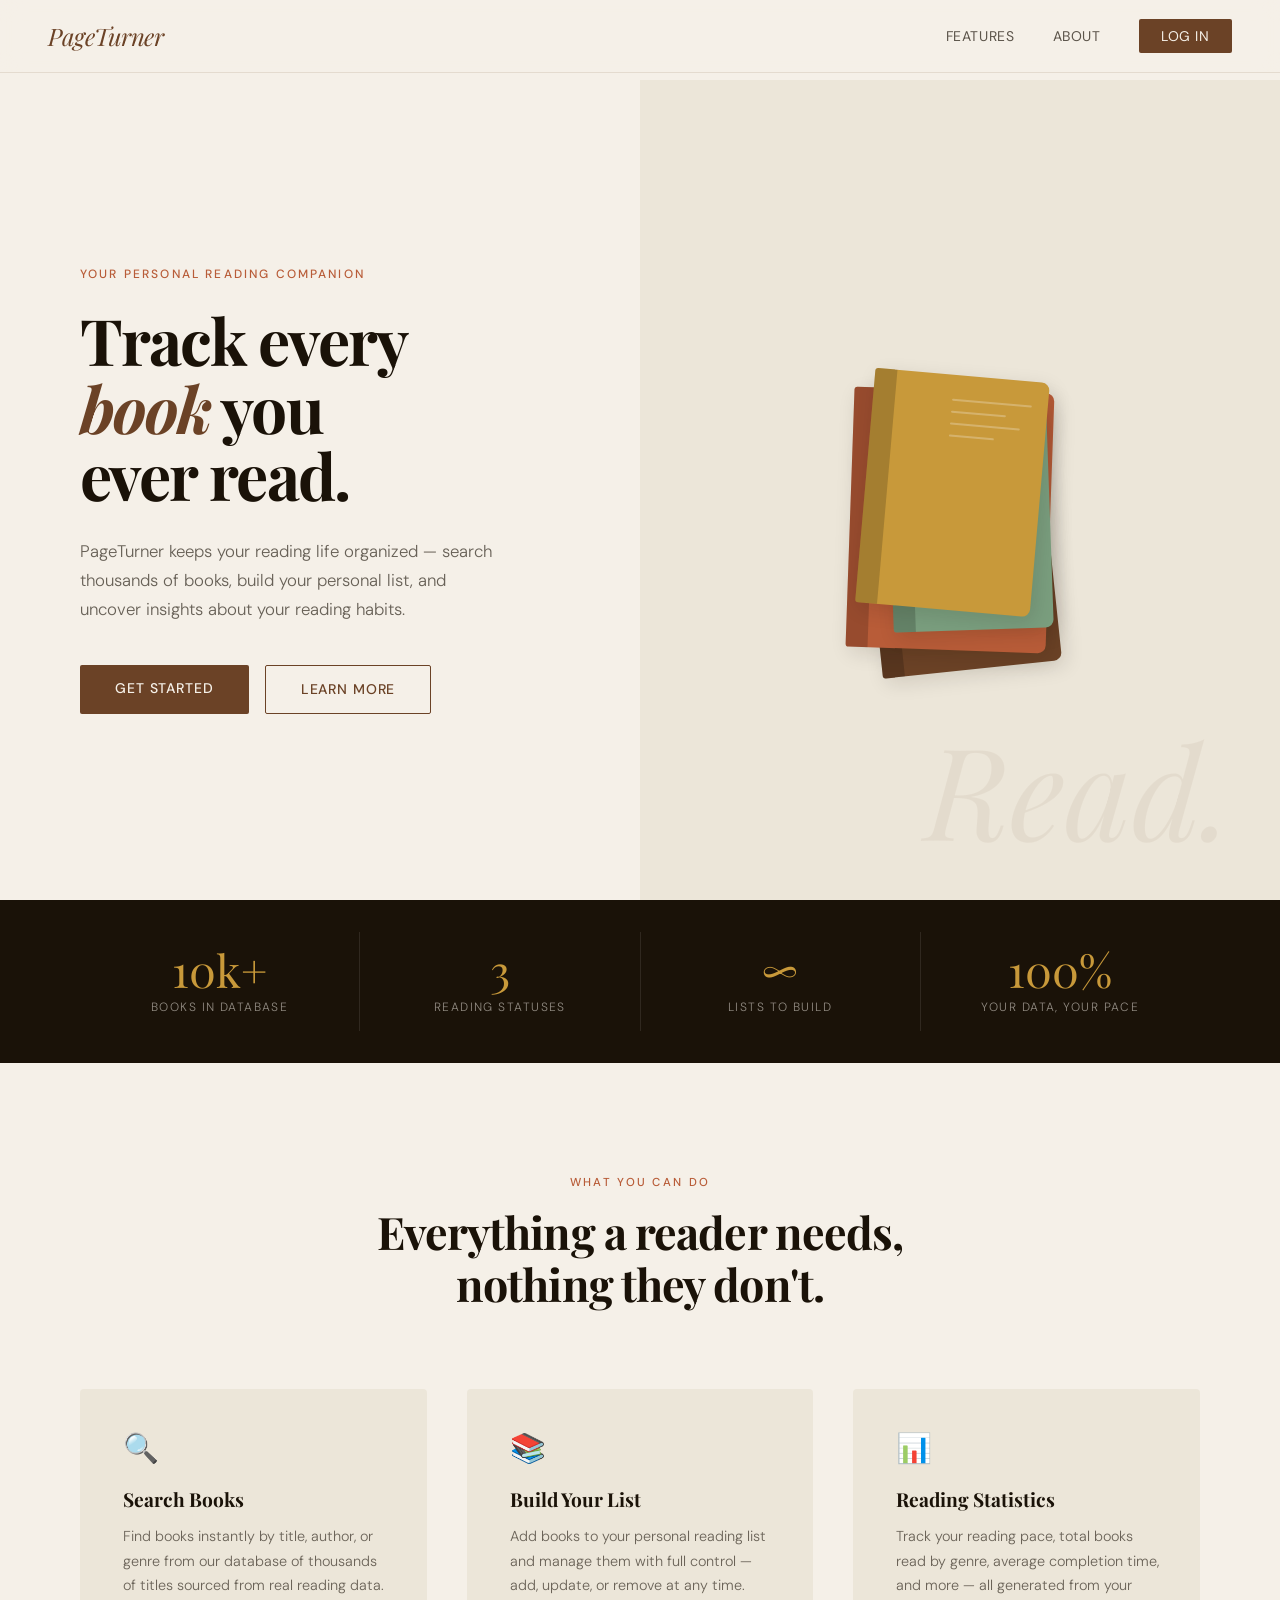
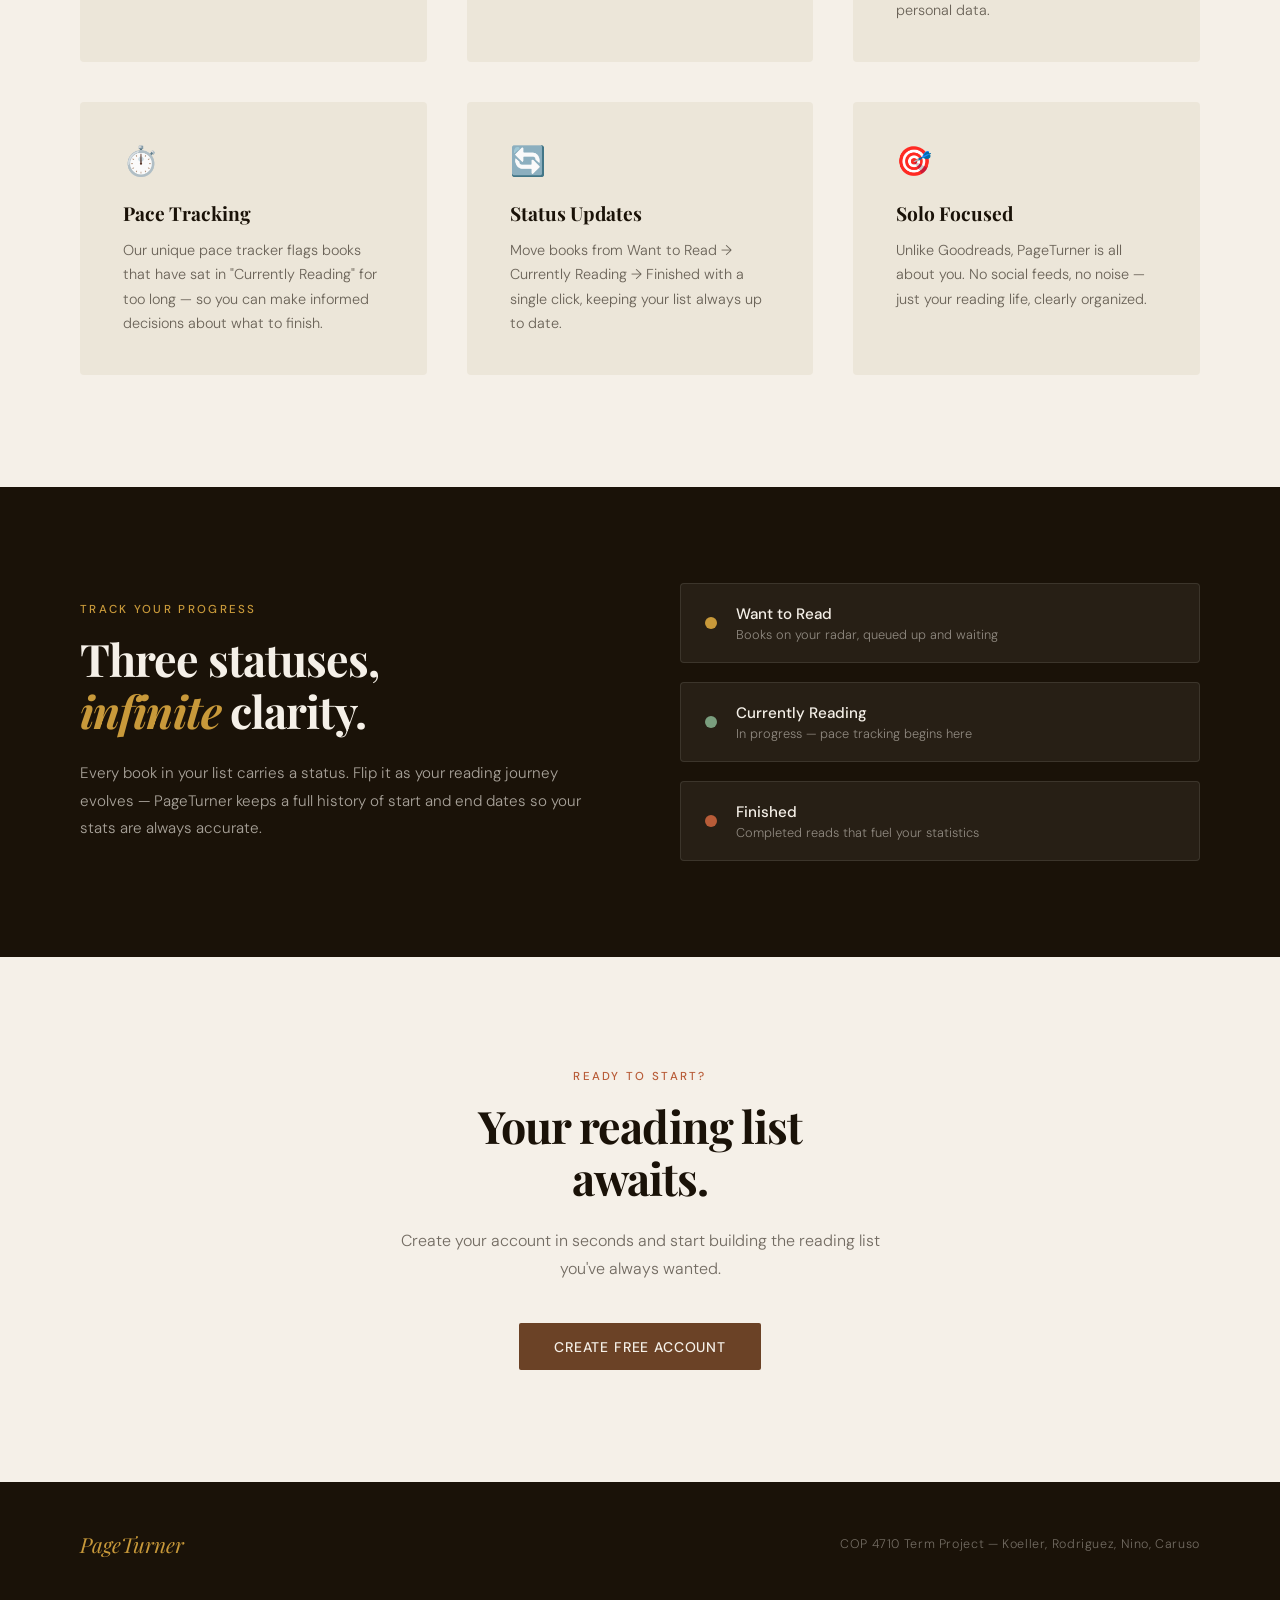
<file: templates/index.html>
<!DOCTYPE html>
<html lang="en">
<head>
  <meta charset="UTF-8" />
  <meta name="viewport" content="width=device-width, initial-scale=1.0"/>
  <title>PageTurner — Your Reading List</title>
  <link href="https://fonts.googleapis.com/css2?family=Playfair+Display:ital,wght@0,400;0,700;1,400&family=DM+Sans:wght@300;400;500&display=swap" rel="stylesheet"/>
  <style>
    *, *::before, *::after { box-sizing: border-box; margin: 0; padding: 0; }

    :root {
      --cream:   #f5f0e8;
      --ink:     #1a1208;
      --brown:   #6b4226;
      --gold:    #c8993a;
      --rust:    #b85c38;
      --sage:    #7a9e7e;
      --light:   #ece6d9;
      --shadow:  rgba(26,18,8,0.12);
    }

    html { scroll-behavior: smooth; }

    body {
      background: var(--cream);
      color: var(--ink);
      font-family: 'DM Sans', sans-serif;
      font-weight: 300;
      overflow-x: hidden;
    }

    /* ── NAV ── */
    nav {
      position: fixed; top: 0; left: 0; right: 0; z-index: 100;
      display: flex; align-items: center; justify-content: space-between;
      padding: 1.2rem 3rem;
      background: rgba(245,240,232,0.88);
      backdrop-filter: blur(12px);
      border-bottom: 1px solid rgba(107,66,38,0.12);
    }
    .nav-logo {
      font-family: 'Playfair Display', serif;
      font-size: 1.5rem;
      font-style: italic;
      color: var(--brown);
      text-decoration: none;
      letter-spacing: -0.02em;
    }
    .nav-links { display: flex; gap: 2.4rem; align-items: center; }
    .nav-links a {
      text-decoration: none;
      color: var(--ink);
      font-size: 0.875rem;
      font-weight: 400;
      letter-spacing: 0.04em;
      text-transform: uppercase;
      opacity: 0.7;
      transition: opacity 0.2s;
    }
    .nav-links a:hover { opacity: 1; }
    .btn-nav {
      background: var(--brown);
      color: var(--cream) !important;
      opacity: 1 !important;
      padding: 0.5rem 1.4rem;
      border-radius: 2px;
      transition: background 0.2s !important;
    }
    .btn-nav:hover { background: var(--rust) !important; }

    /* ── HERO ── */
    .hero {
      min-height: 100vh;
      display: grid;
      grid-template-columns: 1fr 1fr;
      padding-top: 80px;
    }
    .hero-left {
      display: flex; flex-direction: column; justify-content: center;
      padding: 6rem 3rem 6rem 5rem;
    }
    .hero-eyebrow {
      font-size: 0.75rem;
      letter-spacing: 0.18em;
      text-transform: uppercase;
      color: var(--rust);
      font-weight: 500;
      margin-bottom: 1.5rem;
      animation: fadeUp 0.8s ease both;
    }
    .hero-title {
      font-family: 'Playfair Display', serif;
      font-size: clamp(3rem, 5vw, 5.5rem);
      line-height: 1.05;
      letter-spacing: -0.03em;
      color: var(--ink);
      margin-bottom: 1.8rem;
      animation: fadeUp 0.8s 0.1s ease both;
    }
    .hero-title em { color: var(--brown); font-style: italic; }
    .hero-sub {
      max-width: 420px;
      font-size: 1.05rem;
      line-height: 1.75;
      color: rgba(26,18,8,0.65);
      margin-bottom: 2.5rem;
      animation: fadeUp 0.8s 0.2s ease both;
    }
    .hero-actions {
      display: flex; gap: 1rem; flex-wrap: wrap;
      animation: fadeUp 0.8s 0.3s ease both;
    }
    .btn-primary {
      background: var(--brown);
      color: var(--cream);
      padding: 0.9rem 2.2rem;
      border: none; border-radius: 2px;
      font-family: 'DM Sans', sans-serif;
      font-size: 0.875rem;
      font-weight: 500;
      letter-spacing: 0.06em;
      text-transform: uppercase;
      cursor: pointer;
      text-decoration: none;
      transition: background 0.2s, transform 0.15s;
      display: inline-block;
    }
    .btn-primary:hover { background: var(--rust); transform: translateY(-1px); }
    .btn-outline {
      background: transparent;
      color: var(--brown);
      padding: 0.9rem 2.2rem;
      border: 1.5px solid var(--brown);
      border-radius: 2px;
      font-family: 'DM Sans', sans-serif;
      font-size: 0.875rem;
      font-weight: 500;
      letter-spacing: 0.06em;
      text-transform: uppercase;
      cursor: pointer;
      text-decoration: none;
      transition: background 0.2s, color 0.2s;
      display: inline-block;
    }
    .btn-outline:hover { background: var(--brown); color: var(--cream); }

    /* hero right – decorative book stack */
    .hero-right {
      display: flex; align-items: center; justify-content: center;
      position: relative;
      overflow: hidden;
      background: var(--light);
      animation: fadeIn 1s 0.2s ease both;
    }
    .book-stack {
      position: relative; width: 280px; height: 360px;
      animation: float 5s ease-in-out infinite;
    }
    .book {
      position: absolute;
      border-radius: 3px 8px 8px 3px;
      box-shadow: 4px 6px 20px var(--shadow);
    }
    .book-1 { width: 180px; height: 240px; background: var(--brown); bottom: 0; left: 50px; transform: rotate(-6deg); }
    .book-2 { width: 200px; height: 260px; background: var(--rust); bottom: 20px; left: 30px; transform: rotate(2deg); }
    .book-3 { width: 160px; height: 220px; background: var(--sage); bottom: 40px; left: 70px; transform: rotate(-2deg); }
    .book-4 { width: 175px; height: 235px; background: var(--gold); bottom: 60px; left: 45px; transform: rotate(5deg); }
    .book-spine { position: absolute; left: 0; top: 0; bottom: 0; width: 22px; background: rgba(0,0,0,0.18); border-radius: 3px 0 0 3px; }
    .book-lines { position: absolute; right: 16px; top: 24px; bottom: 24px; display: flex; flex-direction: column; gap: 10px; opacity: 0.25; }
    .book-line { height: 2px; background: white; border-radius: 1px; }
    .book-line:nth-child(1) { width: 80px; }
    .book-line:nth-child(2) { width: 55px; }
    .book-line:nth-child(3) { width: 70px; }
    .book-line:nth-child(4) { width: 45px; }

    .hero-deco-text {
      position: absolute; bottom: 3rem; right: 3rem;
      font-family: 'Playfair Display', serif;
      font-size: 8rem;
      font-style: italic;
      color: var(--brown);
      opacity: 0.06;
      line-height: 1;
      pointer-events: none;
      user-select: none;
    }

    /* ── STATS STRIP ── */
    .stats-strip {
      background: var(--ink);
      color: var(--cream);
      padding: 2rem 5rem;
      display: flex; gap: 0; overflow: hidden;
    }
    .stat-item {
      flex: 1; text-align: center;
      padding: 1rem 0;
      border-right: 1px solid rgba(245,240,232,0.1);
    }
    .stat-item:last-child { border-right: none; }
    .stat-number {
      font-family: 'Playfair Display', serif;
      font-size: 2.8rem;
      color: var(--gold);
      display: block; line-height: 1;
    }
    .stat-label { font-size: 0.75rem; letter-spacing: 0.12em; text-transform: uppercase; opacity: 0.55; margin-top: 0.4rem; display: block; }

    /* ── FEATURES ── */
    .features { padding: 7rem 5rem; }
    .section-header { text-align: center; margin-bottom: 5rem; }
    .section-eyebrow {
      font-size: 0.72rem; letter-spacing: 0.2em; text-transform: uppercase;
      color: var(--rust); font-weight: 500; margin-bottom: 1rem; display: block;
    }
    .section-title {
      font-family: 'Playfair Display', serif;
      font-size: clamp(2rem, 3.5vw, 3.2rem);
      line-height: 1.15; letter-spacing: -0.02em;
      color: var(--ink);
    }
    .features-grid {
      display: grid;
      grid-template-columns: repeat(3, 1fr);
      gap: 2.5rem;
    }
    .feature-card {
      padding: 2.5rem;
      background: var(--light);
      border-radius: 4px;
      border-left: 3px solid transparent;
      transition: border-color 0.3s, transform 0.2s, box-shadow 0.3s;
      position: relative; overflow: hidden;
    }
    .feature-card:hover {
      border-left-color: var(--brown);
      transform: translateY(-3px);
      box-shadow: 0 12px 40px var(--shadow);
    }
    .feature-icon {
      font-size: 1.8rem; margin-bottom: 1.2rem; display: block;
    }
    .feature-title {
      font-family: 'Playfair Display', serif;
      font-size: 1.2rem; font-weight: 700;
      margin-bottom: 0.75rem;
      color: var(--ink);
    }
    .feature-desc { font-size: 0.9rem; line-height: 1.7; color: rgba(26,18,8,0.62); }

    /* ── STATUS SECTION ── */
    .status-section {
      padding: 6rem 5rem;
      background: var(--ink);
      color: var(--cream);
      display: grid;
      grid-template-columns: 1fr 1fr;
      gap: 5rem;
      align-items: center;
    }
    .status-section .section-eyebrow { color: var(--gold); }
    .status-section .section-title { color: var(--cream); }
    .status-section .section-title em { color: var(--gold); font-style: italic; }
    .status-desc {
      margin-top: 1.5rem;
      font-size: 0.95rem;
      line-height: 1.8;
      opacity: 0.65;
    }
    .status-badges {
      display: flex; flex-direction: column; gap: 1.2rem;
    }
    .badge {
      display: flex; align-items: center; gap: 1.2rem;
      padding: 1.2rem 1.5rem;
      border-radius: 4px;
      background: rgba(245,240,232,0.06);
      border: 1px solid rgba(245,240,232,0.1);
      transition: background 0.2s;
    }
    .badge:hover { background: rgba(245,240,232,0.1); }
    .badge-dot {
      width: 12px; height: 12px;
      border-radius: 50%; flex-shrink: 0;
    }
    .badge-label { font-size: 0.95rem; font-weight: 500; }
    .badge-desc { font-size: 0.8rem; opacity: 0.5; margin-top: 0.15rem; }
    .badge-dot.want   { background: var(--gold); }
    .badge-dot.reading{ background: var(--sage); }
    .badge-dot.done   { background: var(--rust); }

    /* ── CTA ── */
    .cta-section {
      padding: 7rem 5rem;
      text-align: center;
      background: var(--cream);
    }
    .cta-section .section-title { margin-bottom: 1.5rem; }
    .cta-sub {
      font-size: 1rem; line-height: 1.75;
      color: rgba(26,18,8,0.6);
      max-width: 500px; margin: 0 auto 2.5rem;
    }

    /* ── FOOTER ── */
    footer {
      background: var(--ink);
      color: var(--cream);
      padding: 3rem 5rem;
      display: flex; justify-content: space-between; align-items: center;
    }
    .footer-logo {
      font-family: 'Playfair Display', serif;
      font-size: 1.3rem; font-style: italic;
      color: var(--gold);
    }
    .footer-note { font-size: 0.78rem; opacity: 0.4; letter-spacing: 0.05em; }

    /* ── ANIMATIONS ── */
    @keyframes fadeUp {
      from { opacity: 0; transform: translateY(22px); }
      to   { opacity: 1; transform: translateY(0); }
    }
    @keyframes fadeIn {
      from { opacity: 0; } to { opacity: 1; }
    }
    @keyframes float {
      0%, 100% { transform: translateY(0); }
      50%       { transform: translateY(-12px); }
    }

    /* ── RESPONSIVE ── */
    @media (max-width: 900px) {
      nav { padding: 1rem 1.5rem; }
      .hero { grid-template-columns: 1fr; min-height: auto; }
      .hero-left { padding: 7rem 2rem 3rem; }
      .hero-right { display: none; }
      .stats-strip { padding: 2rem 1.5rem; }
      .features, .cta-section { padding: 5rem 2rem; }
      .features-grid { grid-template-columns: 1fr; }
      .status-section { grid-template-columns: 1fr; padding: 4rem 2rem; }
      footer { flex-direction: column; gap: 1rem; text-align: center; padding: 2rem 1.5rem; }
    }
  </style>
</head>
<body>

  <!-- NAV -->
  <nav>
    <a href="index.html" class="nav-logo">PageTurner</a>
    <div class="nav-links">
      <a href="#features">Features</a>
      <a href="#about">About</a>
      <a href="login.html" class="btn-nav">Log In</a>
    </div>
  </nav>

  <!-- HERO -->
  <section class="hero">
    <div class="hero-left">
      <span class="hero-eyebrow">Your Personal Reading Companion</span>
      <h1 class="hero-title">Track every<br/><em>book</em> you<br/>ever read.</h1>
      <p class="hero-sub">PageTurner keeps your reading life organized — search thousands of books, build your personal list, and uncover insights about your reading habits.</p>
      <div class="hero-actions">
        <a href="login.html" class="btn-primary">Get Started</a>
        <a href="#features" class="btn-outline">Learn More</a>
      </div>
    </div>
    <div class="hero-right">
      <div class="book-stack">
        <div class="book book-1">
          <div class="book-spine"></div>
          <div class="book-lines"><div class="book-line"></div><div class="book-line"></div><div class="book-line"></div><div class="book-line"></div></div>
        </div>
        <div class="book book-2">
          <div class="book-spine"></div>
          <div class="book-lines"><div class="book-line"></div><div class="book-line"></div><div class="book-line"></div><div class="book-line"></div></div>
        </div>
        <div class="book book-3">
          <div class="book-spine"></div>
          <div class="book-lines"><div class="book-line"></div><div class="book-line"></div><div class="book-line"></div><div class="book-line"></div></div>
        </div>
        <div class="book book-4">
          <div class="book-spine"></div>
          <div class="book-lines"><div class="book-line"></div><div class="book-line"></div><div class="book-line"></div><div class="book-line"></div></div>
        </div>
      </div>
      <div class="hero-deco-text">Read.</div>
    </div>
  </section>

  <!-- STATS STRIP -->
  <div class="stats-strip">
    <div class="stat-item">
      <span class="stat-number">10k+</span>
      <span class="stat-label">Books in Database</span>
    </div>
    <div class="stat-item">
      <span class="stat-number">3</span>
      <span class="stat-label">Reading Statuses</span>
    </div>
    <div class="stat-item">
      <span class="stat-number">∞</span>
      <span class="stat-label">Lists to Build</span>
    </div>
    <div class="stat-item">
      <span class="stat-number">100%</span>
      <span class="stat-label">Your Data, Your Pace</span>
    </div>
  </div>

  <!-- FEATURES -->
  <section class="features" id="features">
    <div class="section-header">
      <span class="section-eyebrow">What You Can Do</span>
      <h2 class="section-title">Everything a reader needs,<br/>nothing they don't.</h2>
    </div>
    <div class="features-grid">
      <div class="feature-card">
        <span class="feature-icon">🔍</span>
        <div class="feature-title">Search Books</div>
        <p class="feature-desc">Find books instantly by title, author, or genre from our database of thousands of titles sourced from real reading data.</p>
      </div>
      <div class="feature-card">
        <span class="feature-icon">📚</span>
        <div class="feature-title">Build Your List</div>
        <p class="feature-desc">Add books to your personal reading list and manage them with full control — add, update, or remove at any time.</p>
      </div>
      <div class="feature-card">
        <span class="feature-icon">📊</span>
        <div class="feature-title">Reading Statistics</div>
        <p class="feature-desc">Track your reading pace, total books read by genre, average completion time, and more — all generated from your personal data.</p>
      </div>
      <div class="feature-card">
        <span class="feature-icon">⏱️</span>
        <div class="feature-title">Pace Tracking</div>
        <p class="feature-desc">Our unique pace tracker flags books that have sat in "Currently Reading" for too long — so you can make informed decisions about what to finish.</p>
      </div>
      <div class="feature-card">
        <span class="feature-icon">🔄</span>
        <div class="feature-title">Status Updates</div>
        <p class="feature-desc">Move books from Want to Read → Currently Reading → Finished with a single click, keeping your list always up to date.</p>
      </div>
      <div class="feature-card">
        <span class="feature-icon">🎯</span>
        <div class="feature-title">Solo Focused</div>
        <p class="feature-desc">Unlike Goodreads, PageTurner is all about you. No social feeds, no noise — just your reading life, clearly organized.</p>
      </div>
    </div>
  </section>

  <!-- STATUS SECTION -->
  <section class="status-section" id="about">
    <div>
      <span class="section-eyebrow">Track Your Progress</span>
      <h2 class="section-title">Three statuses,<br/><em>infinite</em> clarity.</h2>
      <p class="status-desc">Every book in your list carries a status. Flip it as your reading journey evolves — PageTurner keeps a full history of start and end dates so your stats are always accurate.</p>
    </div>
    <div class="status-badges">
      <div class="badge">
        <div class="badge-dot want"></div>
        <div>
          <div class="badge-label">Want to Read</div>
          <div class="badge-desc">Books on your radar, queued up and waiting</div>
        </div>
      </div>
      <div class="badge">
        <div class="badge-dot reading"></div>
        <div>
          <div class="badge-label">Currently Reading</div>
          <div class="badge-desc">In progress — pace tracking begins here</div>
        </div>
      </div>
      <div class="badge">
        <div class="badge-dot done"></div>
        <div>
          <div class="badge-label">Finished</div>
          <div class="badge-desc">Completed reads that fuel your statistics</div>
        </div>
      </div>
    </div>
  </section>

  <!-- CTA -->
  <section class="cta-section">
    <span class="section-eyebrow">Ready to Start?</span>
    <h2 class="section-title">Your reading list<br/>awaits.</h2>
    <p class="cta-sub">Create your account in seconds and start building the reading list you've always wanted.</p>
    <a href="login.html" class="btn-primary">Create Free Account</a>
  </section>

  <!-- FOOTER -->
  <footer>
    <div class="footer-logo">PageTurner</div>
    <div class="footer-note">COP 4710 Term Project &mdash; Koeller, Rodriguez, Nino, Caruso</div>
  </footer>

</body>
</html>
</file>
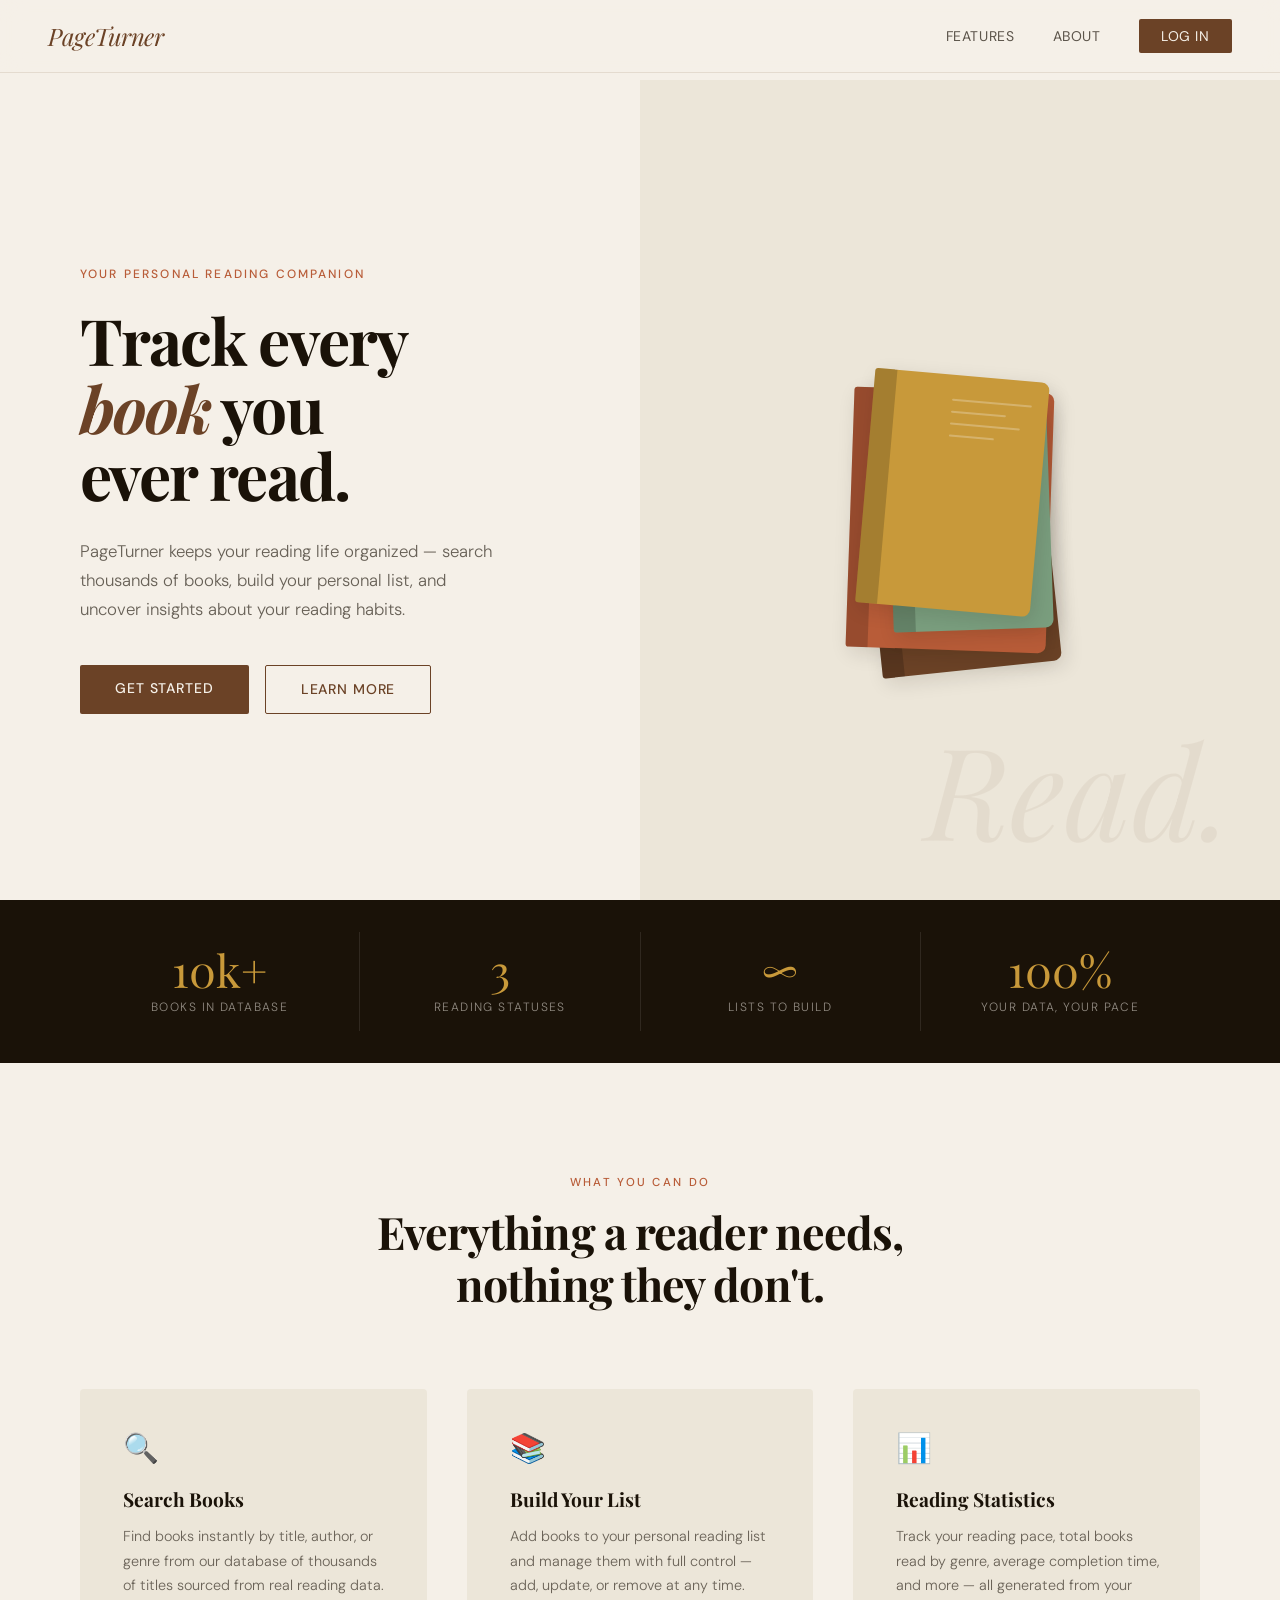
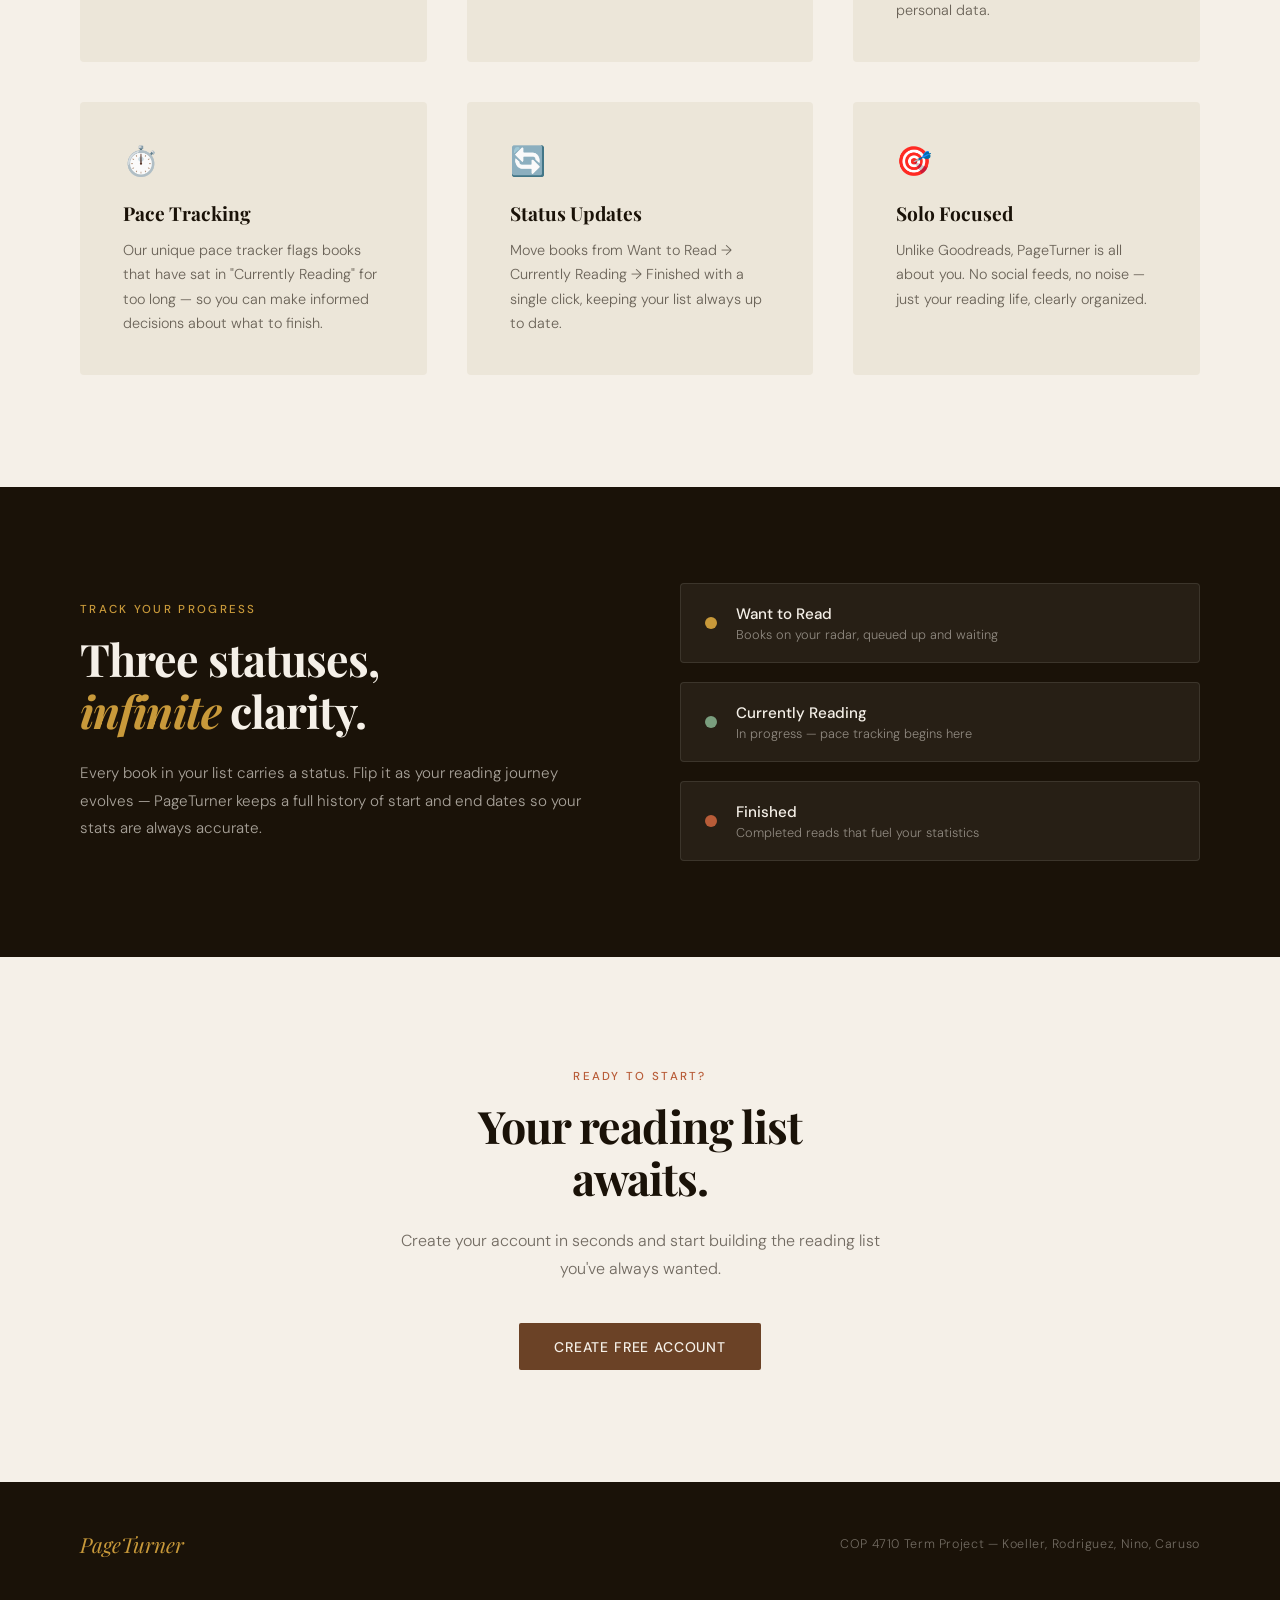
<file: database/templates/index.html>
<!DOCTYPE html>
<html lang="en">
<head>
  <meta charset="UTF-8" />
  <meta name="viewport" content="width=device-width, initial-scale=1.0"/>
  <title>PageTurner — Your Reading List</title>
  <link href="https://fonts.googleapis.com/css2?family=Playfair+Display:ital,wght@0,400;0,700;1,400&family=DM+Sans:wght@300;400;500&display=swap" rel="stylesheet"/>
  <style>
    *, *::before, *::after { box-sizing: border-box; margin: 0; padding: 0; }

    :root {
      --cream:   #f5f0e8;
      --ink:     #1a1208;
      --brown:   #6b4226;
      --gold:    #c8993a;
      --rust:    #b85c38;
      --sage:    #7a9e7e;
      --light:   #ece6d9;
      --shadow:  rgba(26,18,8,0.12);
    }

    html { scroll-behavior: smooth; }

    body {
      background: var(--cream);
      color: var(--ink);
      font-family: 'DM Sans', sans-serif;
      font-weight: 300;
      overflow-x: hidden;
    }

    /* ── NAV ── */
    nav {
      position: fixed; top: 0; left: 0; right: 0; z-index: 100;
      display: flex; align-items: center; justify-content: space-between;
      padding: 1.2rem 3rem;
      background: rgba(245,240,232,0.88);
      backdrop-filter: blur(12px);
      border-bottom: 1px solid rgba(107,66,38,0.12);
    }
    .nav-logo {
      font-family: 'Playfair Display', serif;
      font-size: 1.5rem;
      font-style: italic;
      color: var(--brown);
      text-decoration: none;
      letter-spacing: -0.02em;
    }
    .nav-links { display: flex; gap: 2.4rem; align-items: center; }
    .nav-links a {
      text-decoration: none;
      color: var(--ink);
      font-size: 0.875rem;
      font-weight: 400;
      letter-spacing: 0.04em;
      text-transform: uppercase;
      opacity: 0.7;
      transition: opacity 0.2s;
    }
    .nav-links a:hover { opacity: 1; }
    .btn-nav {
      background: var(--brown);
      color: var(--cream) !important;
      opacity: 1 !important;
      padding: 0.5rem 1.4rem;
      border-radius: 2px;
      transition: background 0.2s !important;
    }
    .btn-nav:hover { background: var(--rust) !important; }

    /* ── HERO ── */
    .hero {
      min-height: 100vh;
      display: grid;
      grid-template-columns: 1fr 1fr;
      padding-top: 80px;
    }
    .hero-left {
      display: flex; flex-direction: column; justify-content: center;
      padding: 6rem 3rem 6rem 5rem;
    }
    .hero-eyebrow {
      font-size: 0.75rem;
      letter-spacing: 0.18em;
      text-transform: uppercase;
      color: var(--rust);
      font-weight: 500;
      margin-bottom: 1.5rem;
      animation: fadeUp 0.8s ease both;
    }
    .hero-title {
      font-family: 'Playfair Display', serif;
      font-size: clamp(3rem, 5vw, 5.5rem);
      line-height: 1.05;
      letter-spacing: -0.03em;
      color: var(--ink);
      margin-bottom: 1.8rem;
      animation: fadeUp 0.8s 0.1s ease both;
    }
    .hero-title em { color: var(--brown); font-style: italic; }
    .hero-sub {
      max-width: 420px;
      font-size: 1.05rem;
      line-height: 1.75;
      color: rgba(26,18,8,0.65);
      margin-bottom: 2.5rem;
      animation: fadeUp 0.8s 0.2s ease both;
    }
    .hero-actions {
      display: flex; gap: 1rem; flex-wrap: wrap;
      animation: fadeUp 0.8s 0.3s ease both;
    }
    .btn-primary {
      background: var(--brown);
      color: var(--cream);
      padding: 0.9rem 2.2rem;
      border: none; border-radius: 2px;
      font-family: 'DM Sans', sans-serif;
      font-size: 0.875rem;
      font-weight: 500;
      letter-spacing: 0.06em;
      text-transform: uppercase;
      cursor: pointer;
      text-decoration: none;
      transition: background 0.2s, transform 0.15s;
      display: inline-block;
    }
    .btn-primary:hover { background: var(--rust); transform: translateY(-1px); }
    .btn-outline {
      background: transparent;
      color: var(--brown);
      padding: 0.9rem 2.2rem;
      border: 1.5px solid var(--brown);
      border-radius: 2px;
      font-family: 'DM Sans', sans-serif;
      font-size: 0.875rem;
      font-weight: 500;
      letter-spacing: 0.06em;
      text-transform: uppercase;
      cursor: pointer;
      text-decoration: none;
      transition: background 0.2s, color 0.2s;
      display: inline-block;
    }
    .btn-outline:hover { background: var(--brown); color: var(--cream); }

    /* hero right – decorative book stack */
    .hero-right {
      display: flex; align-items: center; justify-content: center;
      position: relative;
      overflow: hidden;
      background: var(--light);
      animation: fadeIn 1s 0.2s ease both;
    }
    .book-stack {
      position: relative; width: 280px; height: 360px;
      animation: float 5s ease-in-out infinite;
    }
    .book {
      position: absolute;
      border-radius: 3px 8px 8px 3px;
      box-shadow: 4px 6px 20px var(--shadow);
    }
    .book-1 { width: 180px; height: 240px; background: var(--brown); bottom: 0; left: 50px; transform: rotate(-6deg); }
    .book-2 { width: 200px; height: 260px; background: var(--rust); bottom: 20px; left: 30px; transform: rotate(2deg); }
    .book-3 { width: 160px; height: 220px; background: var(--sage); bottom: 40px; left: 70px; transform: rotate(-2deg); }
    .book-4 { width: 175px; height: 235px; background: var(--gold); bottom: 60px; left: 45px; transform: rotate(5deg); }
    .book-spine { position: absolute; left: 0; top: 0; bottom: 0; width: 22px; background: rgba(0,0,0,0.18); border-radius: 3px 0 0 3px; }
    .book-lines { position: absolute; right: 16px; top: 24px; bottom: 24px; display: flex; flex-direction: column; gap: 10px; opacity: 0.25; }
    .book-line { height: 2px; background: white; border-radius: 1px; }
    .book-line:nth-child(1) { width: 80px; }
    .book-line:nth-child(2) { width: 55px; }
    .book-line:nth-child(3) { width: 70px; }
    .book-line:nth-child(4) { width: 45px; }

    .hero-deco-text {
      position: absolute; bottom: 3rem; right: 3rem;
      font-family: 'Playfair Display', serif;
      font-size: 8rem;
      font-style: italic;
      color: var(--brown);
      opacity: 0.06;
      line-height: 1;
      pointer-events: none;
      user-select: none;
    }

    /* ── STATS STRIP ── */
    .stats-strip {
      background: var(--ink);
      color: var(--cream);
      padding: 2rem 5rem;
      display: flex; gap: 0; overflow: hidden;
    }
    .stat-item {
      flex: 1; text-align: center;
      padding: 1rem 0;
      border-right: 1px solid rgba(245,240,232,0.1);
    }
    .stat-item:last-child { border-right: none; }
    .stat-number {
      font-family: 'Playfair Display', serif;
      font-size: 2.8rem;
      color: var(--gold);
      display: block; line-height: 1;
    }
    .stat-label { font-size: 0.75rem; letter-spacing: 0.12em; text-transform: uppercase; opacity: 0.55; margin-top: 0.4rem; display: block; }

    /* ── FEATURES ── */
    .features { padding: 7rem 5rem; }
    .section-header { text-align: center; margin-bottom: 5rem; }
    .section-eyebrow {
      font-size: 0.72rem; letter-spacing: 0.2em; text-transform: uppercase;
      color: var(--rust); font-weight: 500; margin-bottom: 1rem; display: block;
    }
    .section-title {
      font-family: 'Playfair Display', serif;
      font-size: clamp(2rem, 3.5vw, 3.2rem);
      line-height: 1.15; letter-spacing: -0.02em;
      color: var(--ink);
    }
    .features-grid {
      display: grid;
      grid-template-columns: repeat(3, 1fr);
      gap: 2.5rem;
    }
    .feature-card {
      padding: 2.5rem;
      background: var(--light);
      border-radius: 4px;
      border-left: 3px solid transparent;
      transition: border-color 0.3s, transform 0.2s, box-shadow 0.3s;
      position: relative; overflow: hidden;
    }
    .feature-card:hover {
      border-left-color: var(--brown);
      transform: translateY(-3px);
      box-shadow: 0 12px 40px var(--shadow);
    }
    .feature-icon {
      font-size: 1.8rem; margin-bottom: 1.2rem; display: block;
    }
    .feature-title {
      font-family: 'Playfair Display', serif;
      font-size: 1.2rem; font-weight: 700;
      margin-bottom: 0.75rem;
      color: var(--ink);
    }
    .feature-desc { font-size: 0.9rem; line-height: 1.7; color: rgba(26,18,8,0.62); }

    /* ── STATUS SECTION ── */
    .status-section {
      padding: 6rem 5rem;
      background: var(--ink);
      color: var(--cream);
      display: grid;
      grid-template-columns: 1fr 1fr;
      gap: 5rem;
      align-items: center;
    }
    .status-section .section-eyebrow { color: var(--gold); }
    .status-section .section-title { color: var(--cream); }
    .status-section .section-title em { color: var(--gold); font-style: italic; }
    .status-desc {
      margin-top: 1.5rem;
      font-size: 0.95rem;
      line-height: 1.8;
      opacity: 0.65;
    }
    .status-badges {
      display: flex; flex-direction: column; gap: 1.2rem;
    }
    .badge {
      display: flex; align-items: center; gap: 1.2rem;
      padding: 1.2rem 1.5rem;
      border-radius: 4px;
      background: rgba(245,240,232,0.06);
      border: 1px solid rgba(245,240,232,0.1);
      transition: background 0.2s;
    }
    .badge:hover { background: rgba(245,240,232,0.1); }
    .badge-dot {
      width: 12px; height: 12px;
      border-radius: 50%; flex-shrink: 0;
    }
    .badge-label { font-size: 0.95rem; font-weight: 500; }
    .badge-desc { font-size: 0.8rem; opacity: 0.5; margin-top: 0.15rem; }
    .badge-dot.want   { background: var(--gold); }
    .badge-dot.reading{ background: var(--sage); }
    .badge-dot.done   { background: var(--rust); }

    /* ── CTA ── */
    .cta-section {
      padding: 7rem 5rem;
      text-align: center;
      background: var(--cream);
    }
    .cta-section .section-title { margin-bottom: 1.5rem; }
    .cta-sub {
      font-size: 1rem; line-height: 1.75;
      color: rgba(26,18,8,0.6);
      max-width: 500px; margin: 0 auto 2.5rem;
    }

    /* ── FOOTER ── */
    footer {
      background: var(--ink);
      color: var(--cream);
      padding: 3rem 5rem;
      display: flex; justify-content: space-between; align-items: center;
    }
    .footer-logo {
      font-family: 'Playfair Display', serif;
      font-size: 1.3rem; font-style: italic;
      color: var(--gold);
    }
    .footer-note { font-size: 0.78rem; opacity: 0.4; letter-spacing: 0.05em; }

    /* ── ANIMATIONS ── */
    @keyframes fadeUp {
      from { opacity: 0; transform: translateY(22px); }
      to   { opacity: 1; transform: translateY(0); }
    }
    @keyframes fadeIn {
      from { opacity: 0; } to { opacity: 1; }
    }
    @keyframes float {
      0%, 100% { transform: translateY(0); }
      50%       { transform: translateY(-12px); }
    }

    /* ── RESPONSIVE ── */
    @media (max-width: 900px) {
      nav { padding: 1rem 1.5rem; }
      .hero { grid-template-columns: 1fr; min-height: auto; }
      .hero-left { padding: 7rem 2rem 3rem; }
      .hero-right { display: none; }
      .stats-strip { padding: 2rem 1.5rem; }
      .features, .cta-section { padding: 5rem 2rem; }
      .features-grid { grid-template-columns: 1fr; }
      .status-section { grid-template-columns: 1fr; padding: 4rem 2rem; }
      footer { flex-direction: column; gap: 1rem; text-align: center; padding: 2rem 1.5rem; }
    }
  </style>
</head>
<body>

  <!-- NAV -->
  <nav>
    <a href="/" class="nav-logo">PageTurner</a>
    <div class="nav-links">
      <a href="#features">Features</a>
      <a href="#about">About</a>
      <a href="/login-page" class="btn-nav">Log In</a>
    </div>
  </nav>

  <!-- HERO -->
  <section class="hero">
    <div class="hero-left">
      <span class="hero-eyebrow">Your Personal Reading Companion</span>
      <h1 class="hero-title">Track every<br/><em>book</em> you<br/>ever read.</h1>
      <p class="hero-sub">PageTurner keeps your reading life organized — search thousands of books, build your personal list, and uncover insights about your reading habits.</p>
      <div class="hero-actions">
        <a href="/login-page" class="btn-primary">Get Started</a>
        <a href="#features" class="btn-outline">Learn More</a>
      </div>
    </div>
    <div class="hero-right">
      <div class="book-stack">
        <div class="book book-1">
          <div class="book-spine"></div>
          <div class="book-lines"><div class="book-line"></div><div class="book-line"></div><div class="book-line"></div><div class="book-line"></div></div>
        </div>
        <div class="book book-2">
          <div class="book-spine"></div>
          <div class="book-lines"><div class="book-line"></div><div class="book-line"></div><div class="book-line"></div><div class="book-line"></div></div>
        </div>
        <div class="book book-3">
          <div class="book-spine"></div>
          <div class="book-lines"><div class="book-line"></div><div class="book-line"></div><div class="book-line"></div><div class="book-line"></div></div>
        </div>
        <div class="book book-4">
          <div class="book-spine"></div>
          <div class="book-lines"><div class="book-line"></div><div class="book-line"></div><div class="book-line"></div><div class="book-line"></div></div>
        </div>
      </div>
      <div class="hero-deco-text">Read.</div>
    </div>
  </section>

  <!-- STATS STRIP -->
  <div class="stats-strip">
    <div class="stat-item">
      <span class="stat-number">10k+</span>
      <span class="stat-label">Books in Database</span>
    </div>
    <div class="stat-item">
      <span class="stat-number">3</span>
      <span class="stat-label">Reading Statuses</span>
    </div>
    <div class="stat-item">
      <span class="stat-number">∞</span>
      <span class="stat-label">Lists to Build</span>
    </div>
    <div class="stat-item">
      <span class="stat-number">100%</span>
      <span class="stat-label">Your Data, Your Pace</span>
    </div>
  </div>

  <!-- FEATURES -->
  <section class="features" id="features">
    <div class="section-header">
      <span class="section-eyebrow">What You Can Do</span>
      <h2 class="section-title">Everything a reader needs,<br/>nothing they don't.</h2>
    </div>
    <div class="features-grid">
      <div class="feature-card">
        <span class="feature-icon">🔍</span>
        <div class="feature-title">Search Books</div>
        <p class="feature-desc">Find books instantly by title, author, or genre from our database of thousands of titles sourced from real reading data.</p>
      </div>
      <div class="feature-card">
        <span class="feature-icon">📚</span>
        <div class="feature-title">Build Your List</div>
        <p class="feature-desc">Add books to your personal reading list and manage them with full control — add, update, or remove at any time.</p>
      </div>
      <div class="feature-card">
        <span class="feature-icon">📊</span>
        <div class="feature-title">Reading Statistics</div>
        <p class="feature-desc">Track your reading pace, total books read by genre, average completion time, and more — all generated from your personal data.</p>
      </div>
      <div class="feature-card">
        <span class="feature-icon">⏱️</span>
        <div class="feature-title">Pace Tracking</div>
        <p class="feature-desc">Our unique pace tracker flags books that have sat in "Currently Reading" for too long — so you can make informed decisions about what to finish.</p>
      </div>
      <div class="feature-card">
        <span class="feature-icon">🔄</span>
        <div class="feature-title">Status Updates</div>
        <p class="feature-desc">Move books from Want to Read → Currently Reading → Finished with a single click, keeping your list always up to date.</p>
      </div>
      <div class="feature-card">
        <span class="feature-icon">🎯</span>
        <div class="feature-title">Solo Focused</div>
        <p class="feature-desc">Unlike Goodreads, PageTurner is all about you. No social feeds, no noise — just your reading life, clearly organized.</p>
      </div>
    </div>
  </section>

  <!-- STATUS SECTION -->
  <section class="status-section" id="about">
    <div>
      <span class="section-eyebrow">Track Your Progress</span>
      <h2 class="section-title">Three statuses,<br/><em>infinite</em> clarity.</h2>
      <p class="status-desc">Every book in your list carries a status. Flip it as your reading journey evolves — PageTurner keeps a full history of start and end dates so your stats are always accurate.</p>
    </div>
    <div class="status-badges">
      <div class="badge">
        <div class="badge-dot want"></div>
        <div>
          <div class="badge-label">Want to Read</div>
          <div class="badge-desc">Books on your radar, queued up and waiting</div>
        </div>
      </div>
      <div class="badge">
        <div class="badge-dot reading"></div>
        <div>
          <div class="badge-label">Currently Reading</div>
          <div class="badge-desc">In progress — pace tracking begins here</div>
        </div>
      </div>
      <div class="badge">
        <div class="badge-dot done"></div>
        <div>
          <div class="badge-label">Finished</div>
          <div class="badge-desc">Completed reads that fuel your statistics</div>
        </div>
      </div>
    </div>
  </section>

  <!-- CTA -->
  <section class="cta-section">
    <span class="section-eyebrow">Ready to Start?</span>
    <h2 class="section-title">Your reading list<br/>awaits.</h2>
    <p class="cta-sub">Create your account in seconds and start building the reading list you've always wanted.</p>
    <a href="/login-page" class="btn-primary">Create Free Account</a>
  </section>

  <!-- FOOTER -->
  <footer>
    <div class="footer-logo">PageTurner</div>
    <div class="footer-note">COP 4710 Term Project &mdash; Koeller, Rodriguez, Nino, Caruso</div>
  </footer>

</body>
</html>
</file>
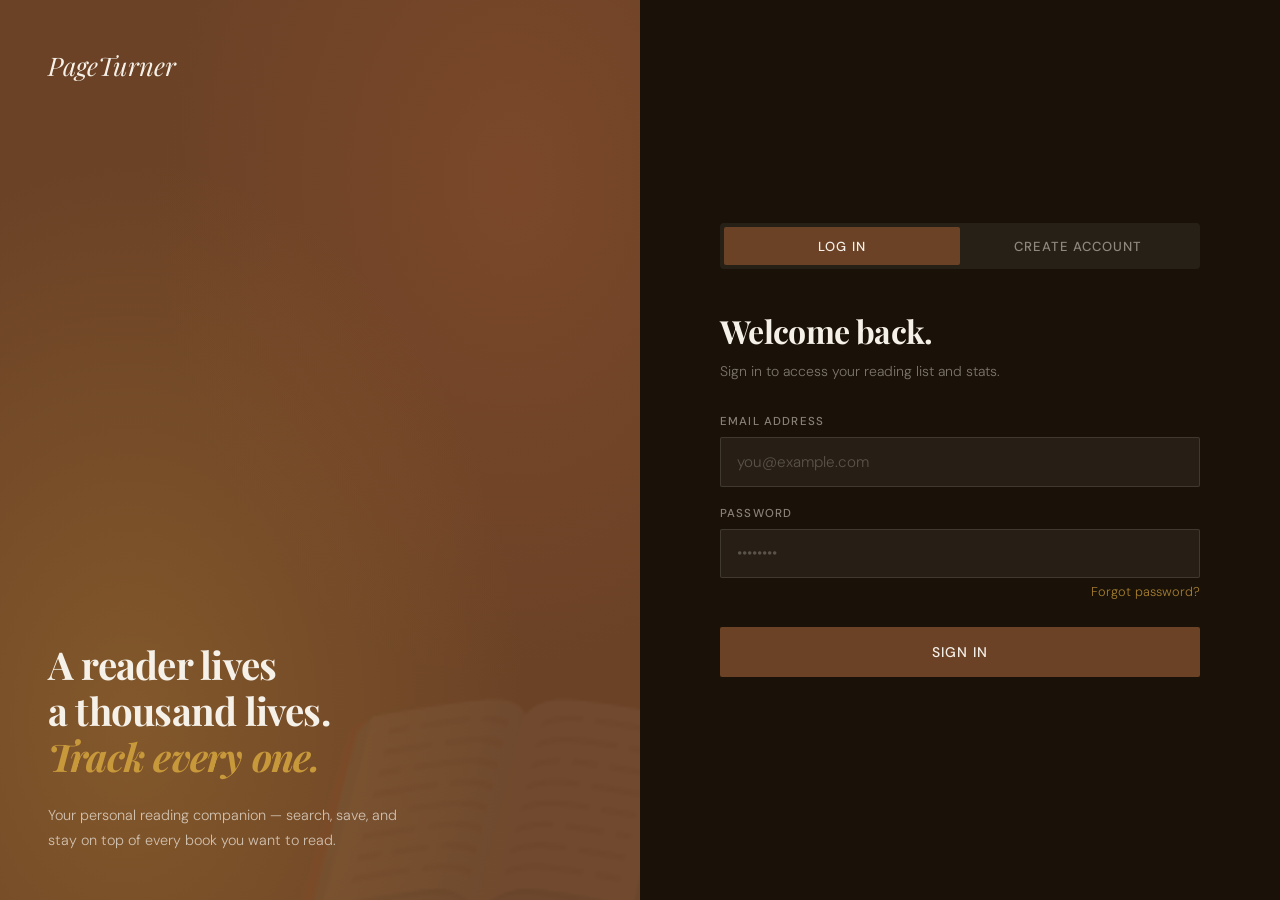
<file: database/templates/login.html>
<!DOCTYPE html>
<html lang="en">
<head>
  <meta charset="UTF-8"/>
  <meta name="viewport" content="width=device-width, initial-scale=1.0"/>
  <title>PageTurner — Sign In</title>
  <link href="https://fonts.googleapis.com/css2?family=Playfair+Display:ital,wght@0,400;0,700;1,400&family=DM+Sans:wght@300;400;500&display=swap" rel="stylesheet"/>
  <style>
    *, *::before, *::after { box-sizing: border-box; margin: 0; padding: 0; }

    :root {
      --cream:  #f5f0e8;
      --ink:    #1a1208;
      --brown:  #6b4226;
      --gold:   #c8993a;
      --rust:   #b85c38;
      --sage:   #7a9e7e;
      --light:  #ece6d9;
      --error:  #c0392b;
      --shadow: rgba(26,18,8,0.15);
    }

    body {
      background: var(--ink);
      color: var(--cream);
      font-family: 'DM Sans', sans-serif;
      font-weight: 300;
      min-height: 100vh;
      display: grid;
      grid-template-columns: 1fr 1fr;
    }

    /* ── LEFT PANEL ── */
    .left-panel {
      display: flex; flex-direction: column; justify-content: space-between;
      padding: 3rem;
      position: relative; overflow: hidden;
      background: var(--brown);
    }
    .left-panel::before {
      content: '';
      position: absolute; inset: 0;
      background:
        radial-gradient(ellipse at 20% 80%, rgba(200,153,58,0.25) 0%, transparent 55%),
        radial-gradient(ellipse at 80% 20%, rgba(184,92,56,0.2) 0%, transparent 50%);
      pointer-events: none;
    }
    .left-logo {
      font-family: 'Playfair Display', serif;
      font-size: 1.6rem; font-style: italic;
      color: var(--cream);
      text-decoration: none;
      position: relative; z-index: 1;
    }
    .left-content {
      position: relative; z-index: 1;
    }
    .left-quote {
      font-family: 'Playfair Display', serif;
      font-size: clamp(1.8rem, 3vw, 3rem);
      line-height: 1.2;
      letter-spacing: -0.02em;
      margin-bottom: 1.5rem;
    }
    .left-quote em { color: var(--gold); font-style: italic; }
    .left-sub {
      font-size: 0.9rem; line-height: 1.7;
      opacity: 0.7; max-width: 360px;
    }
    .left-deco {
      position: absolute; right: -30px; bottom: -60px;
      font-family: 'Playfair Display', serif;
      font-size: 20rem; font-style: italic;
      color: rgba(245,240,232,0.04);
      line-height: 1; pointer-events: none; user-select: none;
    }
    .left-footer { position: relative; z-index: 1; }
    .status-preview {
      display: flex; gap: 1rem; flex-wrap: wrap;
    }
    .status-pill {
      padding: 0.35rem 0.9rem;
      border-radius: 999px;
      font-size: 0.72rem; font-weight: 500;
      letter-spacing: 0.06em; text-transform: uppercase;
    }
    .pill-want    { background: rgba(200,153,58,0.2);  color: var(--gold); border: 1px solid rgba(200,153,58,0.4); }
    .pill-reading { background: rgba(122,158,126,0.2); color: var(--sage); border: 1px solid rgba(122,158,126,0.4); }
    .pill-done    { background: rgba(184,92,56,0.2);   color: #e8906a;     border: 1px solid rgba(184,92,56,0.4); }

    /* ── RIGHT PANEL ── */
    .right-panel {
      display: flex; flex-direction: column; justify-content: center;
      padding: 4rem 5rem;
      background: var(--ink);
      animation: fadeIn 0.6s ease both;
    }

    /* ── TABS ── */
    .tabs {
      display: flex;
      background: rgba(245,240,232,0.06);
      border-radius: 4px;
      padding: 4px;
      margin-bottom: 2.5rem;
    }
    .tab-btn {
      flex: 1;
      padding: 0.65rem;
      background: transparent;
      border: none;
      color: rgba(245,240,232,0.5);
      font-family: 'DM Sans', sans-serif;
      font-size: 0.82rem;
      font-weight: 500;
      letter-spacing: 0.08em;
      text-transform: uppercase;
      cursor: pointer;
      border-radius: 2px;
      transition: background 0.2s, color 0.2s;
    }
    .tab-btn.active {
      background: var(--brown);
      color: var(--cream);
    }

    /* ── FORM PANELS ── */
    .form-panel { display: none; }
    .form-panel.active { display: block; animation: fadeUp 0.4s ease both; }

    .form-heading {
      font-family: 'Playfair Display', serif;
      font-size: 2rem; font-weight: 700;
      letter-spacing: -0.02em;
      margin-bottom: 0.5rem;
    }
    .form-sub {
      font-size: 0.875rem; line-height: 1.6;
      color: rgba(245,240,232,0.45);
      margin-bottom: 2rem;
    }

    /* ── INPUTS ── */
    .field { margin-bottom: 1.2rem; }
    .field label {
      display: block;
      font-size: 0.72rem; font-weight: 500;
      letter-spacing: 0.1em; text-transform: uppercase;
      color: rgba(245,240,232,0.5);
      margin-bottom: 0.5rem;
    }
    .field input {
      width: 100%;
      padding: 0.85rem 1rem;
      background: rgba(245,240,232,0.06);
      border: 1px solid rgba(245,240,232,0.12);
      border-radius: 2px;
      color: var(--cream);
      font-family: 'DM Sans', sans-serif;
      font-size: 0.95rem;
      font-weight: 300;
      outline: none;
      transition: border-color 0.2s, background 0.2s;
    }
    .field input::placeholder { color: rgba(245,240,232,0.25); }
    .field input:focus {
      border-color: var(--gold);
      background: rgba(245,240,232,0.09);
    }
    .field input.error { border-color: var(--error); }

    .field-row { display: grid; grid-template-columns: 1fr 1fr; gap: 1rem; }

    /* ── ERROR MSG ── */
    .error-msg {
      display: none;
      background: rgba(192,57,43,0.15);
      border: 1px solid rgba(192,57,43,0.3);
      border-radius: 2px;
      padding: 0.75rem 1rem;
      font-size: 0.82rem;
      color: #e88a80;
      margin-bottom: 1.2rem;
    }
    .error-msg.visible { display: block; }

    /* ── SUBMIT ── */
    .btn-submit {
      width: 100%;
      padding: 1rem;
      background: var(--brown);
      color: var(--cream);
      border: none; border-radius: 2px;
      font-family: 'DM Sans', sans-serif;
      font-size: 0.875rem; font-weight: 500;
      letter-spacing: 0.08em; text-transform: uppercase;
      cursor: pointer;
      transition: background 0.2s, transform 0.15s;
      margin-top: 0.5rem;
    }
    .btn-submit:hover { background: var(--rust); transform: translateY(-1px); }
    .btn-submit:active { transform: translateY(0); }

    /* ── DIVIDER ── */
    .divider {
      display: flex; align-items: center; gap: 1rem;
      margin: 1.5rem 0;
    }
    .divider::before, .divider::after {
      content: ''; flex: 1;
      height: 1px; background: rgba(245,240,232,0.1);
    }
    .divider span { font-size: 0.75rem; opacity: 0.4; }

    /* ── FORGOT ── */
    .forgot-link {
      text-align: right;
      font-size: 0.8rem; color: var(--gold);
      text-decoration: none; opacity: 0.8;
      transition: opacity 0.2s; display: block;
      margin-top: 0.3rem;
    }
    .forgot-link:hover { opacity: 1; }

    /* ── SUCCESS ── */
    .success-banner {
      display: none;
      background: rgba(122,158,126,0.15);
      border: 1px solid rgba(122,158,126,0.3);
      border-radius: 2px;
      padding: 0.75rem 1rem;
      font-size: 0.85rem;
      color: var(--sage);
      margin-bottom: 1.2rem;
    }
    .success-banner.visible { display: block; }

    /* ── ANIMATIONS ── */
    @keyframes fadeUp {
      from { opacity: 0; transform: translateY(12px); }
      to   { opacity: 1; transform: translateY(0); }
    }
    @keyframes fadeIn {
      from { opacity: 0; } to { opacity: 1; }
    }

    /* ── RESPONSIVE ── */
    @media (max-width: 820px) {
      body { grid-template-columns: 1fr; }
      .left-panel { display: none; }
      .right-panel { padding: 3rem 2rem; min-height: 100vh; }
    }
  </style>
</head>
<body>

  <!-- LEFT PANEL -->
  <div class="left-panel">
    <a href="/" class="left-logo">PageTurner</a>

    <div class="left-content">
      <h2 class="left-quote">
        A reader lives<br/>a thousand lives.<br/><em>Track every one.</em>
      </h2>
      <p class="left-sub">Your personal reading companion — search, save, and stay on top of every book you want to read.</p>
    </div>

    <div class="left-deco">📖</div>
  </div>

  <!-- RIGHT PANEL -->
  <div class="right-panel">

    <!-- TABS -->
    <div class="tabs">
      <button class="tab-btn active" onclick="switchTab('login', this)">Log In</button>
      <button class="tab-btn" onclick="switchTab('register', this)">Create Account</button>
    </div>

    <!-- LOGIN FORM -->
    <div class="form-panel active" id="panel-login">
      <h1 class="form-heading">Welcome back.</h1>
      <p class="form-sub">Sign in to access your reading list and stats.</p>

      <div class="error-msg" id="login-error">Invalid email or password. Please try again.</div>
      <div class="success-banner" id="login-success">Logged in successfully! Redirecting...</div>

      <div class="field">
        <label for="login-email">Email Address</label>
        <input type="email" id="login-email" placeholder="you@example.com" autocomplete="email"/>
      </div>
      <div class="field">
        <label for="login-password">Password</label>
        <input type="password" id="login-password" placeholder="••••••••" autocomplete="current-password"/>
        <a href="#" class="forgot-link">Forgot password?</a>
      </div>

      <button class="btn-submit" onclick="handleLogin()">Sign In</button>
    </div>

    <!-- REGISTER FORM -->
    <div class="form-panel" id="panel-register">
      <h1 class="form-heading">Create account.</h1>
      <p class="form-sub">Start building your reading list today — it's free.</p>

      <div class="error-msg" id="register-error">Please fill in all fields correctly.</div>
      <div class="success-banner" id="register-success">Account created! You can now log in.</div>

      <div class="field-row">
        <div class="field">
          <label for="reg-first">First Name</label>
          <input type="text" id="reg-first" placeholder="Jane"/>
        </div>
        <div class="field">
          <label for="reg-last">Last Name</label>
          <input type="text" id="reg-last" placeholder="Doe"/>
        </div>
      </div>
      <div class="field">
        <label for="reg-email">Email Address</label>
        <input type="email" id="reg-email" placeholder="you@example.com" autocomplete="email"/>
      </div>
      <div class="field">
        <label for="reg-pass">Password</label>
        <input type="password" id="reg-pass" placeholder="Min. 8 characters"/>
      </div>
      <div class="field">
        <label for="reg-confirm">Confirm Password</label>
        <input type="password" id="reg-confirm" placeholder="Repeat password"/>
      </div>

      <button class="btn-submit" onclick="handleRegister()">Create Account</button>
    </div>

  </div>

  <script>
    function switchTab(tab, btn) {
      document.querySelectorAll('.tab-btn').forEach(b => b.classList.remove('active'));
      document.querySelectorAll('.form-panel').forEach(p => p.classList.remove('active'));
      btn.classList.add('active');
      document.getElementById('panel-' + tab).classList.add('active');
    }

    function clearErrors() {
      document.querySelectorAll('.error-msg, .success-banner').forEach(el => {
        el.classList.remove('visible');
      });
      document.querySelectorAll('input').forEach(i => i.classList.remove('error'));
    }

    function handleLogin() {
      clearErrors();
      const email = document.getElementById('login-email');
      const pass  = document.getElementById('login-password');
      let valid = true;

      if (!email.value || !email.value.includes('@')) {
        email.classList.add('error'); valid = false;
      }
      if (!pass.value || pass.value.length < 1) {
        pass.classList.add('error'); valid = false;
      }

      if (!valid) {
        document.getElementById('login-error').classList.add('visible');
        return;
      }

      fetch('/login', {
        method: 'POST',
        headers: { 'Content-Type': 'application/json' },
        body: JSON.stringify({
          email:    email.value,
          password: pass.value
        })
})
.then(r => r.json())
.then(data => {
    if (data.error) {
        const err = document.getElementById('login-error');
        err.textContent = data.error;
        err.classList.add('visible');
    } else {
        document.getElementById('login-success').classList.add('visible');
        setTimeout(() => window.location.href = '/dashboard', 1000);
    }
});
    }

    function handleRegister() {
      clearErrors();
      const first   = document.getElementById('reg-first');
      const last    = document.getElementById('reg-last');
      const email   = document.getElementById('reg-email');
      const pass    = document.getElementById('reg-pass');
      const confirm = document.getElementById('reg-confirm');
      let valid = true;
      let msg = '';

      if (!first.value.trim()) { first.classList.add('error'); valid = false; }
      if (!last.value.trim())  { last.classList.add('error');  valid = false; }
      if (!email.value || !email.value.includes('@')) { email.classList.add('error'); valid = false; msg = 'Please enter a valid email.'; }
      if (!pass.value || pass.value.length < 8)  { pass.classList.add('error');    valid = false; msg = 'Password must be at least 8 characters.'; }
      if (pass.value !== confirm.value)           { confirm.classList.add('error'); valid = false; msg = 'Passwords do not match.'; }

      if (!valid) {
        const err = document.getElementById('register-error');
        if (msg) err.textContent = msg;
        err.classList.add('visible');
        return;
      }

      fetch('/register', {
    method: 'POST',
    headers: { 'Content-Type': 'application/json' },
    body: JSON.stringify({
        first_name: first.value,
        last_name:  last.value,
        email:      email.value,
        password:   pass.value
    })
})
.then(r => r.json())
.then(data => {
    if (data.error) {
        const err = document.getElementById('register-error');
        err.textContent = data.error;
        err.classList.add('visible');
    } else {
        document.getElementById('register-success').classList.add('visible');
        setTimeout(() => switchTab('login', document.querySelector('.tab-btn')), 1500);
    }
});
    }
  </script>
</body>
</html>
</file>
